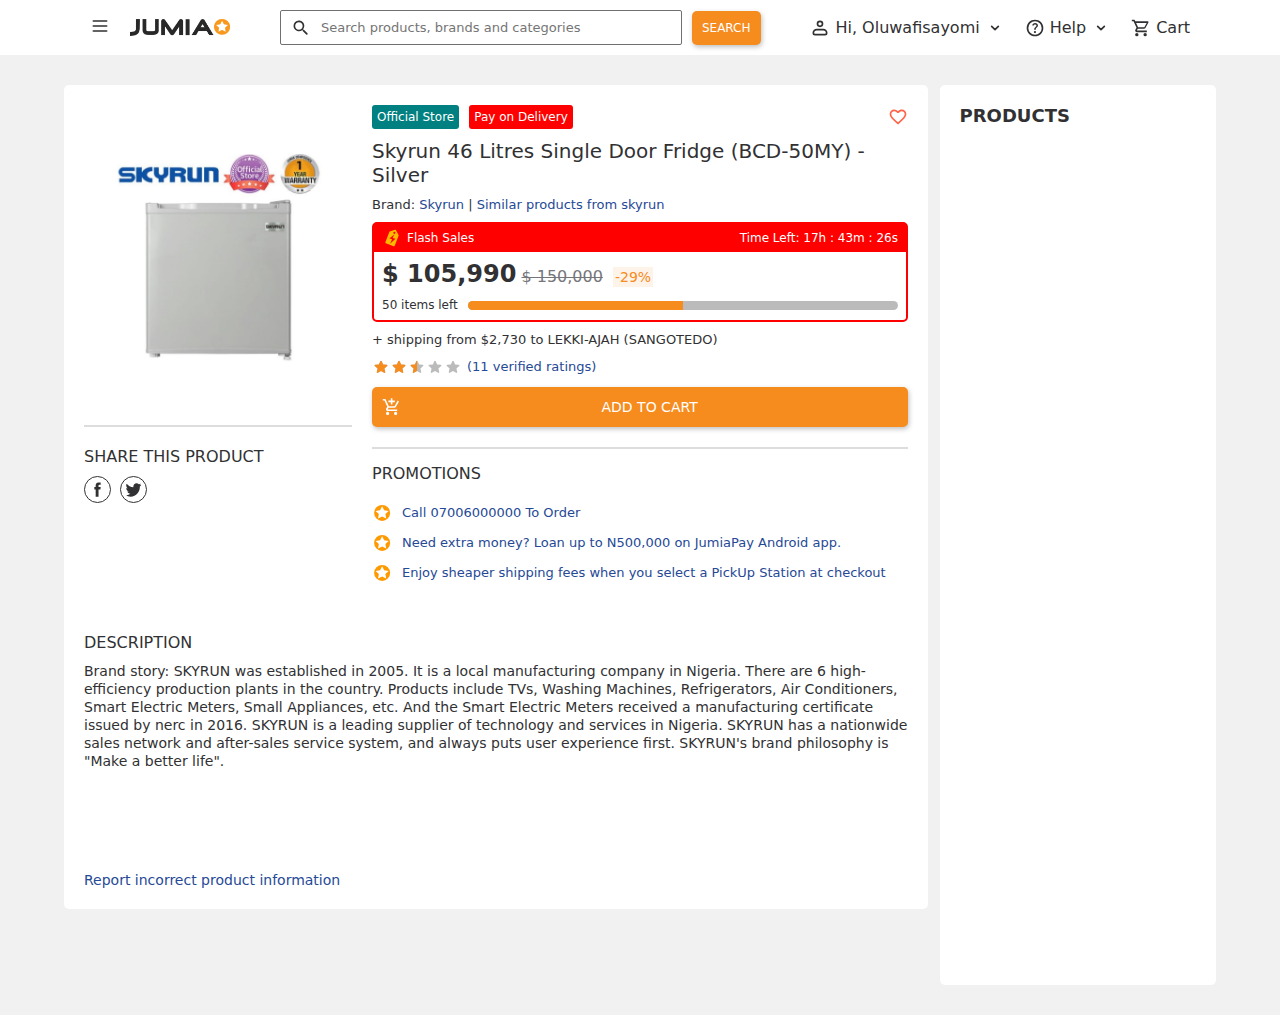
<file: index.html>
<!DOCTYPE html>
<html lang="en">

<head>
  <meta charset="UTF-8">
  <meta name="viewport" content="width=device-width, initial-scale=1.0">
  <title>Jumia Clone</title>

  <link rel="shortcut icon" href="https://www.jumia.com.ng/assets_he/favicon.87f00114.ico" type="image/x-icon">

  <link rel="stylesheet" href="./assets/global.css">
  <link rel="stylesheet" href="./assets/header.css">
  <link rel="stylesheet" href="./assets/main.css">

  <script type="module" src="./script.js"></script>

</head>

<body>
  <header>
    <div class="header-container">
      <div class="menu_logo">
        <div class="menu">
          <svg xmlns="http://www.w3.org/2000/svg" viewBox="0 0 48 48" class="hamburger">
            <g fill="none" stroke="currentColor" stroke-linecap="round" stroke-linejoin="round" stroke-width="4">
              <path d="M7.94971 11.9497H39.9497" />
              <path d="M7.94971 23.9497H39.9497" />
              <path d="M7.94971 35.9497H39.9497" />
            </g>
          </svg>

          <div class="menu-dropdown">
            <a href="#" class="item">
              <svg xmlns="http://www.w3.org/2000/svg" viewBox="0 0 24 24">
                <g fill="none" stroke="currentColor" stroke-width="1.5">
                  <path
                    d="m12.147 21.265l-.147-.03l-.147.03c-2.377.475-4.62.21-6.26-1.1C3.964 18.86 2.75 16.373 2.75 12c0-4.473 1.008-6.29 2.335-6.954c.695-.347 1.593-.448 2.735-.317c1.141.132 2.458.488 3.943.983l.26.086l.255-.102c2.482-.992 4.713-1.373 6.28-.641c1.47.685 2.692 2.538 2.692 6.945c0 4.374-1.213 6.86-2.843 8.164c-1.64 1.312-3.883 1.576-6.26 1.1Z" />
                  <path stroke-linecap="round" stroke-linejoin="round" d="M12 5.5C12 3 11 2 9 2" />
                </g>
              </svg>
              <span class="text">Supermarket</span>
            </a>
            <a href="#" class="item">
              <svg xmlns="http://www.w3.org/2000/svg" xmlns:xlink="http://www.w3.org/1999/xlink" fill="#000000"
                height="800px" width="800px" version="1.1" id="Capa_1" viewBox="0 0 442 442" xml:space="preserve">
                <g>
                  <path
                    d="M341,128.36h-10v-12.5c5.523,0,10-4.478,10-10c0-5.522-4.477-10-10-10v-22.5c0-5.522-4.477-10-10-10h-50   c-5.523,0-10,4.477-10,10v22.5c-5.523,0-10,4.478-10,10c0,5.522,4.477,10,10,10v12.5h-10c-5.523,0-10,4.478-10,10v275   c0,21.139,29.628,28.64,55,28.64c25.372,0,55-7.501,55-28.64v-275C351,132.838,346.523,128.36,341,128.36z M281,83.36h30v12.5h-30   V83.36z M281,115.86h30v12.5h-30V115.86z M296,422c-22.544,0-34.177-6.204-35-8.64v-265h70l0.007,264.968   C330.177,415.796,318.544,422,296,422z" />
                  <path
                    d="M191,218.36h-35v-94.5h20c5.523,0,10-4.478,10-10c0-5.522-4.477-10-10-10h-20v-5.965h15c5.523,0,10-4.478,10-10   s-4.477-10-10-10h-15v-5.965h10c5.523,0,10-4.478,10-10c0-5.522-4.477-10-10-10h-10v-5.966h5c5.523,0,10-4.478,10-10   c0-5.522-4.477-10-10-10h-5V20c5.523,0,10-4.477,10-10s-4.477-10-10-10h-20c-5.523,0-10,4.477-10,10s4.477,10,10,10v5.965h-5   c-5.523,0-10,4.478-10,10c0,5.522,4.477,10,10,10h5v5.966h-10c-5.523,0-10,4.478-10,10c0,5.522,4.477,10,10,10h10v5.965h-15   c-5.523,0-10,4.478-10,10s4.477,10,10,10h15v5.965h-20c-5.523,0-10,4.478-10,10c0,5.522,4.477,10,10,10h20v94.5h-35   c-5.523,0-10,4.478-10,10v185c0,21.139,29.628,28.64,55,28.64c25.372,0,55-7.501,55-28.64v-185   C201,222.838,196.523,218.36,191,218.36z M146,422c-22.544,0-34.177-6.204-35-8.64v-175h70l0.007,174.968   C180.177,415.796,168.544,422,146,422z" />
                </g>
              </svg>
              <span class="text">Health and Beauty</span>
            </a>
            <a href="#" class="item">
              <svg xmlns="http://www.w3.org/2000/svg" viewBox="0 0 24 24">
                <path fill="currentColor"
                  d="M11.03 2.59a1.5 1.5 0 0 1 1.94 0l7.5 6.363a1.5 1.5 0 0 1 .53 1.144V19.5a1.5 1.5 0 0 1-1.5 1.5h-5.75a.75.75 0 0 1-.75-.75V14h-2v6.25a.75.75 0 0 1-.75.75H4.5A1.5 1.5 0 0 1 3 19.5v-9.403c0-.44.194-.859.53-1.144ZM12 3.734l-7.5 6.363V19.5h5v-6.25a.75.75 0 0 1 .75-.75h3.5a.75.75 0 0 1 .75.75v6.25h5v-9.403Z" />
              </svg>
              <span class="text">Home and Office</span>
            </a>
            <a href="#" class="item">
              <svg fill="#000000" viewBox="0 -19.24 178.73 178.73" xmlns="http://www.w3.org/2000/svg">
                <g id="SVGRepo_bgCarrier" stroke-width="0"></g>
                <g id="SVGRepo_tracerCarrier" stroke-linecap="round" stroke-linejoin="round"></g>
                <g id="SVGRepo_iconCarrier">
                  <path id="cooker"
                    d="M677.079,167.019h-11.3v-7.191a6.211,6.211,0,0,0-6.269-6.132h-3.2l-46.229-24.708a15.758,15.758,0,0,0-15.257-11.852h-1.957a15.758,15.758,0,0,0-15.257,11.851L531.38,153.7h-3.2a6.21,6.21,0,0,0-6.269,6.132v7.191h-11.3a6.137,6.137,0,0,0-6.135,6.133v9.863a7.4,7.4,0,0,0,4.5,6.637l19.628,7.812v34.6a25.383,25.383,0,0,0,25.325,25.323h79.833a25.38,25.38,0,0,0,25.323-25.323v-34.6l19.621-7.809a7.392,7.392,0,0,0,4.5-6.639v-9.863A6.137,6.137,0,0,0,677.079,167.019Zm-82.254-41.883a7.729,7.729,0,0,1,5.647,2.437H587.221a7.724,7.724,0,0,1,5.647-2.435Zm-12.562,10.438h23.168L639.338,153.7H548.354ZM529.911,161.7H657.782v4.927H529.911ZM528.6,188.852l-16.124-6.418v-7.415H528.6ZM645.994,244.3a17.249,17.249,0,0,1-12.231,5.092H553.93A17.389,17.389,0,0,1,536.6,232.065V200.647h0V174.623H651.086l0,57.442A17.261,17.261,0,0,1,645.994,244.3Zm29.216-61.861-16.124,6.417V175.019H675.21Z"
                    transform="translate(-504.48 -117.136)"></path>
                </g>
              </svg>
              <span class="text">Appliances</span>
            </a>
            <a href="#" class="item">
              <svg xmlns="http://www.w3.org/2000/svg" viewBox="0 0 256 256">
                <path fill="currentColor"
                  d="M176 18H80a22 22 0 0 0-22 22v176a22 22 0 0 0 22 22h96a22 22 0 0 0 22-22V40a22 22 0 0 0-22-22M70 62h116v132H70Zm10-32h96a10 10 0 0 1 10 10v10H70V40a10 10 0 0 1 10-10m96 196H80a10 10 0 0 1-10-10v-10h116v10a10 10 0 0 1-10 10" />
              </svg>
              <span class="text">Phones and Tablets</span>
            </a>
            <a href="#" class="item">
              <svg xmlns="http://www.w3.org/2000/svg" viewBox="0 0 24 24">
                <path fill="currentColor"
                  d="M4.25 3A2.25 2.25 0 0 0 2 5.25v10.5A2.25 2.25 0 0 0 4.25 18H9.5v1.25c0 .69-.56 1.25-1.25 1.25h-.5a.75.75 0 0 0 0 1.5h8.5a.75.75 0 0 0 0-1.5h-.5c-.69 0-1.25-.56-1.25-1.25V18h5.25A2.25 2.25 0 0 0 22 15.75V5.25A2.25 2.25 0 0 0 19.75 3zM13 18v1.25c0 .45.108.875.3 1.25h-2.6c.192-.375.3-.8.3-1.25V18zM3.5 5.25a.75.75 0 0 1 .75-.75h15.5a.75.75 0 0 1 .75.75V13h-17zm0 9.25h17v1.25a.75.75 0 0 1-.75.75H4.25a.75.75 0 0 1-.75-.75z" />
              </svg>
              <span class="text">Computing</span>
            </a>
            <a href="#" class="item">
              <svg xmlns="http://www.w3.org/2000/svg" viewBox="0 0 24 24">
                <path fill="none" stroke="currentColor" stroke-linecap="round" stroke-linejoin="round" stroke-width="2"
                  d="M3 9a2 2 0 0 1 2-2h14a2 2 0 0 1 2 2v9a2 2 0 0 1-2 2H5a2 2 0 0 1-2-2zm13-6l-4 4l-4-4m7 4v13m3-5v.01M18 12v.01" />
              </svg>
              <span class="text">Electronics</span>
            </a>
            <a href="#" class="item">
              <svg xmlns="http://www.w3.org/2000/svg" viewBox="0 0 512 512">
                <path fill="none" stroke="currentColor" stroke-linecap="round" stroke-linejoin="round" stroke-width="32"
                  d="M314.56 48s-22.78 8-58.56 8s-58.56-8-58.56-8a31.94 31.94 0 0 0-10.57 1.8L32 104l16.63 88l48.88 5.52a24 24 0 0 1 21.29 24.58L112 464h288l-6.8-241.9a24 24 0 0 1 21.29-24.58l48.88-5.52L480 104L325.13 49.8a31.94 31.94 0 0 0-10.57-1.8" />
                <path fill="none" stroke="currentColor" stroke-linecap="round" stroke-linejoin="round" stroke-width="32"
                  d="M333.31 52.66a80 80 0 0 1-154.62 0" />
              </svg>
              <span class="text">Fashion</span>
            </a>
            <a href="#" class="item">
              <svg fill="#000000" version="1.1" id="Capa_1" xmlns="http://www.w3.org/2000/svg"
                xmlns:xlink="http://www.w3.org/1999/xlink" viewBox="0 0 334.8 334.8" xml:space="preserve">
                <g id="SVGRepo_bgCarrier" stroke-width="0"></g>
                <g id="SVGRepo_tracerCarrier" stroke-linecap="round" stroke-linejoin="round"></g>
                <g id="SVGRepo_iconCarrier">
                  <g>
                    <path
                      d="M42.799,202.022c14.235,39.256,47.25,69.024,87.064,80.747c7.053,13.563,21.218,22.871,37.536,22.871 c16.316,0,30.48-9.308,37.531-22.871c39.814-11.723,72.831-41.497,87.064-80.747c23.646-0.274,42.805-19.596,42.805-43.306 c0-23.712-19.153-43.031-42.805-43.303c-16.058-44.297-56.02-76.573-102.7-84.386c-0.775-0.292-1.604-0.509-2.547-0.562 c-0.586-0.031-1.208-0.026-1.804-0.053c-5.774-0.772-11.617-1.255-17.545-1.255c-55.767,0-106.078,35.161-124.601,86.255 C19.153,115.686,0,135.005,0,158.717C0,182.427,19.153,201.748,42.799,202.022z M141.296,226.829 c0-4.599,10.412-11.539,26.098-11.539c15.689,0,26.098,6.94,26.098,11.539c0,0.785-0.411,1.655-1.002,2.536 c-7.034-5.205-15.693-8.327-25.096-8.327c-9.402,0-18.069,3.122-25.099,8.327C141.713,228.484,141.296,227.62,141.296,226.829z M175.763,287.948c-2.637,0.896-5.421,1.497-8.363,1.497s-5.725-0.601-8.364-1.497c-8.464-2.891-14.979-9.931-17.017-18.742 c-0.436-1.888-0.723-3.839-0.723-5.864c0-4.73,1.36-9.112,3.575-12.94c3.547-6.149,9.456-10.722,16.546-12.403 c1.927-0.454,3.915-0.755,5.982-0.755s4.056,0.301,5.98,0.755c7.087,1.677,12.993,6.254,16.542,12.403 c2.21,3.828,3.576,8.21,3.576,12.94c0,2.025-0.28,3.966-0.723,5.864C190.74,278.018,184.222,285.058,175.763,287.948z M43.303,131.609c1.17,0,2.447,0.108,4.013,0.334l6.895,1.016l2.03-6.668c9.856-32.302,34.053-57.965,64.47-71.167 c-6.787,15.04,2.431,33.584,17.803,40.813c19.156,9.013,50.148,10.188,63.215-9.418c5.896-8.833,0.664-20.008-6.465-26.054 c-9.978-8.464-24.469-9.666-36.316-4.965c-9.59,3.808-5.416,19.48,4.308,15.623c7.043-2.79,13.455-3,20.216,0.709 c9.271,5.097,0.728,10.918-5.753,12.78c-12.082,3.472-29.906,0.638-39.351-7.839c-11.923-10.705,3.436-22.85,12.938-26.174 c10.304-3.607,21.629-4.406,32.529-4.014c44.07,6.271,81.775,37.249,94.727,79.706l2.03,6.668l6.897-1.016 c1.566-0.227,2.832-0.334,4.014-0.334c14.944,0,27.105,12.161,27.105,27.108c0,14.945-12.161,27.105-27.105,27.105 c-1.182,0-2.447-0.105-3.998-0.332l-6.908-1.028l-2.035,6.676c-10.325,33.855-36.418,60.381-68.893,72.953 c0.006-0.253,0.037-0.496,0.037-0.743c0-8.032-2.288-15.521-6.196-21.922c3.918-4.219,6.196-9.192,6.196-14.592 c0-15.562-18.578-27.743-42.298-27.743c-23.723,0-42.298,12.182-42.298,27.743c0,5.399,2.278,10.373,6.194,14.592 c-3.902,6.401-6.194,13.89-6.194,21.922c0,0.247,0.032,0.49,0.037,0.743c-32.479-12.572-58.566-39.098-68.892-72.953l-2.036-6.676 l-6.905,1.028c-1.566,0.227-2.837,0.332-4.013,0.332c-14.948,0-27.103-12.16-27.103-27.105 C16.2,143.77,28.355,131.609,43.303,131.609z">
                    </path>
                    <path d="M133.196,174.69c13.927,0,13.927-21.601,0-21.601S119.269,174.69,133.196,174.69z"></path>
                    <path d="M201.598,173.34c13.927,0,13.927-21.6,0-21.6S187.671,173.34,201.598,173.34z"></path>
                  </g>
                </g>
              </svg>
              <span class="text">Baby Products</span>
            </a>
            <a href="#" class="item">
              <svg xmlns="http://www.w3.org/2000/svg" viewBox="0 0 24 24">
                <path fill="currentColor" fill-rule="evenodd"
                  d="M5.658 3.454c.506-.18 1.02-.204 1.445-.204h.612c1.033 0 2.04.32 2.883.917l.502.355a1.558 1.558 0 0 0 1.8 0l.502-.355a4.99 4.99 0 0 1 2.883-.917h.612c.426 0 .94.024 1.445.204c1.443.512 2.584 1.688 3.336 3.591c.744 1.884 1.126 4.52 1.066 8.07c-.013.75-.106 1.59-.395 2.346c-.291.767-.802 1.49-1.66 1.9a3.95 3.95 0 0 1-1.716.389a3.49 3.49 0 0 1-1.942-.56c-.472-.31-.885-.71-1.238-1.052a55.053 55.053 0 0 0-.127-.122c-.404-.39-.745-.693-1.123-.89A3.355 3.355 0 0 0 13 16.75h-2a3.36 3.36 0 0 0-1.544.377c-.378.196-.719.5-1.123.89l-.127.122c-.353.341-.766.742-1.238 1.052a3.49 3.49 0 0 1-1.942.559a3.95 3.95 0 0 1-1.716-.39c-.859-.41-1.369-1.132-1.66-1.899c-.289-.756-.382-1.596-.395-2.346c-.06-3.55.322-6.186 1.066-8.07c.752-1.903 1.893-3.08 3.336-3.591M7.103 4.75c-.384 0-.687.027-.943.117c-.94.334-1.809 1.125-2.443 2.73c-.641 1.623-1.02 4.036-.961 7.493c.011.662.095 1.308.296 1.837c.198.52.49.882.906 1.08a2.44 2.44 0 0 0 1.069.243c.485 0 .848-.136 1.12-.314c.345-.227.653-.523 1.022-.88l.124-.12c.401-.386.88-.834 1.473-1.14a4.855 4.855 0 0 1 2.235-.546H13c.778 0 1.544.187 2.235.545c.592.307 1.072.755 1.473 1.14l.124.12c.37.358.677.654 1.023.88c.271.179.634.315 1.12.315c.407 0 .762-.096 1.068-.242c.416-.2.708-.561.906-1.08c.201-.53.285-1.176.296-1.838c.058-3.457-.32-5.87-.961-7.494c-.634-1.604-1.503-2.395-2.443-2.729c-.256-.09-.56-.117-.943-.117h-.612c-.722 0-1.427.224-2.017.641l-.502.356a3.057 3.057 0 0 1-3.532 0l-.502-.356a3.491 3.491 0 0 0-2.017-.641zm.397 3.5a.75.75 0 0 1 .75.75v.75H9a.75.75 0 0 1 0 1.5h-.75V12a.75.75 0 0 1-1.5 0v-.75H6a.75.75 0 0 1 0-1.5h.75V9a.75.75 0 0 1 .75-.75"
                  clip-rule="evenodd" />
                <path fill="currentColor"
                  d="M19 10.25a.75.75 0 1 1-1.5 0a.75.75 0 0 1 1.5 0m-3 0a.75.75 0 1 1-1.5 0a.75.75 0 0 1 1.5 0M16.75 8a.75.75 0 1 1 0 1.5a.75.75 0 0 1 0-1.5m0 3a.75.75 0 1 1 0 1.5a.75.75 0 0 1 0-1.5" />
              </svg>
              <span class="text">Gaming</span>
            </a>
            <a href="#" class="item">
              <svg fill="#000000" viewBox="0 0 24 24" xmlns="http://www.w3.org/2000/svg">
                <g id="SVGRepo_bgCarrier" stroke-width="0"></g>
                <g id="SVGRepo_tracerCarrier" stroke-linecap="round" stroke-linejoin="round"></g>
                <g id="SVGRepo_iconCarrier">
                  <g id="Dumbbell">
                    <path
                      d="M21.435,11.5h-.38V8.12a1.626,1.626,0,0,0-1.62-1.62h-.63V6.12a1.625,1.625,0,0,0-3.25,0V11.5H8.445V6.12a1.625,1.625,0,0,0-3.25,0V6.5h-.63a1.62,1.62,0,0,0-1.62,1.62V11.5h-.38a.5.5,0,1,0,0,1h.38v3.37a1.622,1.622,0,0,0,1.62,1.63H5.2v.37a1.625,1.625,0,1,0,3.25,0V12.5h7.11v5.37a1.625,1.625,0,1,0,3.25,0V17.5h.63a1.628,1.628,0,0,0,1.62-1.63V12.5h.38a.5.5,0,1,0,0-1ZM5.2,16.5h-.63a.625.625,0,0,1-.62-.63V8.12a.623.623,0,0,1,.62-.62H5.2Zm2.25,1.37a.634.634,0,0,1-.63.63.625.625,0,0,1-.62-.63V6.12a.623.623,0,0,1,.62-.62.632.632,0,0,1,.63.62Zm10.36,0a.625.625,0,1,1-1.25,0V6.12a.625.625,0,0,1,1.25,0Zm2.25-2a.625.625,0,0,1-.62.63h-.63v-9h.63a.623.623,0,0,1,.62.62Z">
                    </path>
                  </g>
                </g>
              </svg>
              <span class="text">Sporting Goods</span>
            </a>
            <a href="#" class="item">
              <svg fill="#000000" viewBox="0 0 56 56" xmlns="http://www.w3.org/2000/svg">
                <g id="SVGRepo_bgCarrier" stroke-width="0"></g>
                <g id="SVGRepo_tracerCarrier" stroke-linecap="round" stroke-linejoin="round"></g>
                <g id="SVGRepo_iconCarrier">
                  <path
                    d="M 27.9999 51.9063 C 41.0546 51.9063 51.9063 41.0781 51.9063 28 C 51.9063 14.9453 41.0312 4.0937 27.9765 4.0937 C 14.8983 4.0937 4.0937 14.9453 4.0937 28 C 4.0937 41.0781 14.9218 51.9063 27.9999 51.9063 Z M 27.9999 47.9219 C 16.9374 47.9219 8.1014 39.0625 8.1014 28 C 8.1014 16.9609 16.9140 8.0781 27.9765 8.0781 C 39.0155 8.0781 47.8983 16.9609 47.9219 28 C 47.9454 39.0625 39.0390 47.9219 27.9999 47.9219 Z M 20.2655 28.0234 C 20.2655 26.3125 18.8124 24.8594 17.1014 24.8594 C 15.3671 24.8594 13.9374 26.3125 13.9374 28.0234 C 13.9374 29.7344 15.3905 31.1875 17.1014 31.1875 C 18.8124 31.1875 20.2655 29.7344 20.2655 28.0234 Z M 31.1405 28.0234 C 31.1405 26.3125 29.6640 24.8594 27.9765 24.8594 C 26.2421 24.8594 24.8124 26.3125 24.8124 28.0234 C 24.8124 29.7344 26.2890 31.1875 27.9765 31.1875 C 29.6640 31.1875 31.1405 29.7344 31.1405 28.0234 Z M 42.0155 28.0234 C 42.0155 26.3125 40.5624 24.8594 38.8514 24.8594 C 37.1171 24.8594 35.6640 26.3125 35.6640 28.0234 C 35.6640 29.7344 37.1405 31.1875 38.8514 31.1875 C 40.5624 31.1875 42.0155 29.7344 42.0155 28.0234 Z">
                  </path>
                </g>
              </svg>
              <span class="text">Other categories</span>
            </a>
          </div>
        </div>

        <a href="#" class="logo-link">
          <img src="./assets/images/JMIA_BIG.png" alt="Jumia Logo" class="logo">
        </a>
      </div>

      <form class="search">
        <div class="search-box">
          <svg xmlns="http://www.w3.org/2000/svg" viewBox="0 0 24 24">
            <path fill="currentColor"
              d="M15.5 14h-.79l-.28-.27a6.5 6.5 0 0 0 1.48-5.34c-.47-2.78-2.79-5-5.59-5.34a6.505 6.505 0 0 0-7.27 7.27c.34 2.8 2.56 5.12 5.34 5.59a6.5 6.5 0 0 0 5.34-1.48l.27.28v.79l4.25 4.25c.41.41 1.08.41 1.49 0c.41-.41.41-1.08 0-1.49zm-6 0C7.01 14 5 11.99 5 9.5S7.01 5 9.5 5S14 7.01 14 9.5S11.99 14 9.5 14" />
          </svg>
          <input type="search" name="searchbar" id="searchbar" placeholder='Search products, brands and categories'
            autocomplete="off" required="">
        </div>

        <button type="submit" class="btn search-btn">SEARCH</button>
      </form>

      <div class="header-icons">
        <a class="item account">
          <svg xmlns="http://www.w3.org/2000/svg" viewBox="0 0 24 24" id="account-icon">
            <g fill="none" stroke="currentColor" stroke-width="2">
              <path stroke-linejoin="round" d="M4 18a4 4 0 0 1 4-4h8a4 4 0 0 1 4 4a2 2 0 0 1-2 2H6a2 2 0 0 1-2-2z" />
              <circle cx="12" cy="7" r="3" />
            </g>
          </svg>

          <span class="text">Hi, Oluwafisayomi</span>
          <svg xmlns="http://www.w3.org/2000/svg" viewBox="0 0 24 24" id="caret-down">
            <path fill="none" stroke="currentColor" stroke-linecap="round" stroke-linejoin="round" stroke-width="2"
              d="m16 10l-4 4l-4-4" />
          </svg>
        </a>

        <a class="item help">
          <svg xmlns="http://www.w3.org/2000/svg" viewBox="0 0 24 24">
            <path fill="currentColor"
              d="M11.95 18q.525 0 .888-.363t.362-.887t-.362-.888t-.888-.362t-.887.363t-.363.887t.363.888t.887.362m-.9-3.85h1.85q0-.825.188-1.3t1.062-1.3q.65-.65 1.025-1.238T15.55 8.9q0-1.4-1.025-2.15T12.1 6q-1.425 0-2.312.75T8.55 8.55l1.65.65q.125-.45.563-.975T12.1 7.7q.8 0 1.2.438t.4.962q0 .5-.3.938t-.75.812q-1.1.975-1.35 1.475t-.25 1.825M12 22q-2.075 0-3.9-.787t-3.175-2.138T2.788 15.9T2 12t.788-3.9t2.137-3.175T8.1 2.788T12 2t3.9.788t3.175 2.137T21.213 8.1T22 12t-.788 3.9t-2.137 3.175t-3.175 2.138T12 22m0-2q3.35 0 5.675-2.325T20 12t-2.325-5.675T12 4T6.325 6.325T4 12t2.325 5.675T12 20m0-8" />
          </svg>
          <span class="text">Help</span>
          <svg xmlns="http://www.w3.org/2000/svg" viewBox="0 0 24 24" id="caret-down">
            <path fill="none" stroke="currentColor" stroke-linecap="round" stroke-linejoin="round" stroke-width="2"
              d="m16 10l-4 4l-4-4" />
          </svg>
        </a>
        <a class="item cart">
          <svg xmlns="http://www.w3.org/2000/svg" viewBox="0 0 24 24">
            <path fill="currentColor"
              d="M17 18a2 2 0 0 1 2 2a2 2 0 0 1-2 2a2 2 0 0 1-2-2c0-1.11.89-2 2-2M1 2h3.27l.94 2H20a1 1 0 0 1 1 1c0 .17-.05.34-.12.5l-3.58 6.47c-.34.61-1 1.03-1.75 1.03H8.1l-.9 1.63l-.03.12a.25.25 0 0 0 .25.25H19v2H7a2 2 0 0 1-2-2c0-.35.09-.68.24-.96l1.36-2.45L3 4H1zm6 16a2 2 0 0 1 2 2a2 2 0 0 1-2 2a2 2 0 0 1-2-2c0-1.11.89-2 2-2m9-7l2.78-5H6.14l2.36 5z" />
          </svg>
          <span class="text">Cart</span>
        </a>
      </div>
    </div>
  </header>

  <main>
    <article>
      <div class="container" id="product-article">
        <div class="product-image">
          <div class="image-display">
            <img src="./assets/images/skyrun-fridge.jpg" alt="Product Image" id="product-image">
          </div>

          <hr>

          <div class="share-product">
            <h3>SHARE THIS PRODUCT</h3>
            <svg xmlns="http://www.w3.org/2000/svg" viewBox="0 0 24 24" class="soc-icon">
              <path fill="currentColor"
                d="M15.7 12h-2.4v9H9.7v-9H8V8.8h1.7v-2c0-1.5.7-3.8 3.6-3.8H16v3.1h-2c-.3 0-.7.2-.7.9v1.8H16l-.3 3.2z" />
            </svg>
            <svg xmlns="http://www.w3.org/2000/svg" viewBox="0 0 24 24" class="soc-icon">
              <path fill="currentColor"
                d="M19.6 6.7a4.3 4.3 0 0 0 1.8-2.4 8 8 0 0 1-2.6 1 4 4 0 0 0-3-1.3c-2.2 0-4 2-4 4.3v1c-3.4-.2-6.4-2-8.4-4.5a4.4 4.4 0 0 0-.6 2.1c0 1.5.8 2.8 1.9 3.6a4 4 0 0 1-1.9-.5c0 2.1 1.4 3.8 3.3 4.2a3.9 3.9 0 0 1-1 .2 3.9 3.9 0 0 1-.9 0c.6 1.6 2 2.9 3.9 2.9A8 8 0 0 1 2 19.1 11.3 11.3 0 0 0 8.3 21C15.8 21 20 14.5 20 8.8v-.6A8.5 8.5 0 0 0 22 6a8 8 0 0 1-2.4.7z" />
            </svg>
          </div>
        </div>

        <div class="product-details">
          <span class="details-top">
            <span id="official-store-label" class="product-label">Official Store</span>
            <span id="pay-on-delivery-label" class="product-label">Pay on Delivery</span>
            <svg xmlns="http://www.w3.org/2000/svg" viewBox="0 0 24 24" class="like-icon">
              <path fill="currentColor"
                d="M16.5 3c-1.74 0-3.41.8-4.5 2.05A6.04 6.04 0 0 0 7.5 3 5.4 5.4 0 0 0 2 8.4c0 3.7 3.4 6.72 8.55 11.31L12 21l1.45-1.3C18.6 15.13 22 12.1 22 8.4A5.4 5.4 0 0 0 16.5 3zm-4.4 15.25-.1.1-.1-.1C7.14 14.03 4 11.23 4 8.4c0-1.97 1.5-3.44 3.5-3.44a3.9 3.9 0 0 1 3.57 2.32h1.87a3.89 3.89 0 0 1 3.56-2.32c2 0 3.5 1.47 3.5 3.44 0 2.83-3.14 5.63-7.9 9.85z" />
            </svg>
          </span>

          <h1 id="product-title" class="product-title">
            Skyrun 46 Litres Single Door Fridge (BCD-50MY) - Silver
          </h1>

          <p class="small brand">
            Brand: <a href="#">Skyrun</a> | <a href="#">Similar products from skyrun</a>
          </p>

          <div id="flash-sale">
            <div class="sale-heading">

              <span>
                <svg xmlns="https://www.w3.org/2000/svg" viewbox="0 0 24 24">
                  <path fill="#FFBA00"
                    d="m9.77 18.84 2.3-5.3-3.24-.92 5.9-4.76-1.95 4.13 3.3.94-6.3 5.9zm3.85-13.46a1.25 1.25 0 1 1 2.33.9 1.25 1.25 0 0 1-2.33-.9zm6.22 2.98-3.06-5.8c-.25-.46-.8-.68-1.3-.5L9.32 4.34c-.29.1-.52.33-.63.62L4.07 17.02c-.21.55.06 1.17.61 1.38l4.6 1.76 4.6 1.77c.56.21 1.17-.07 1.38-.61L19.9 9.24c.11-.29.1-.61-.05-.88z" />
                </svg>
                Flash Sales
              </span>
              <span id="time-left">Time Left: 17h : 43m : 26s</span>
            </div>

            <div class="sale-body">
              <div class="sale-price">
                <span class="current-price" id="product-current-price">&dollar; 105,990</span>
                <span class="previous-price" id="product-previous-price">&dollar; 150,000</span>
                <span id="discount-rate">-29%</span>
              </div>

              <div class="item-quantity">
                <p>
                  <span id="items-left">50</span> items left
                </p>
                <div class="items-left-bar outer">
                  <div class="inner"></div>
                </div>
              </div>
            </div>
          </div>

          <p class="small">
            + shipping from &dollar;2,730 to LEKKI-AJAH (SANGOTEDO)
          </p>

          <div class="rating">
            <div class="star-rating outer">
              <div class="star-rating inner" id="star-rating-inner"></div>
            </div>

            <a class="small">
              (<span id="star-rating-count">11</span> verified ratings)
            </a>
          </div>

          <button class="btn add-cart-btn">
            <svg xmlns="http://www.w3.org/2000/svg" viewBox="0 0 24 24" id="add-cart">
              <path fill="currentColor"
                d="M11 9h2V6h3V4h-3V1h-2v3H8v2h3v3zm-4 9a2 2 0 1 0 0 4 2 2 0 0 0 0-4zm10 0a2 2 0 1 0 0 4 2 2 0 0 0 0-4zm-9.8-3.3.9-1.7h7.5a2 2 0 0 0 1.7-1l3.9-7-1.8-1-1 2-2.8 5h-7l-.2-.3L6.2 6l-1-2-1-2H1v2h2l3.6 7.6L5.2 14A2 2 0 0 0 7 17h12v-2H7.4a.3.3 0 0 1-.2-.3z" />
            </svg>
            <span>
              ADD TO CART
            </span>
          </button>

          <hr>
        </div>

        <div class="promotions">
          <h3>PROMOTIONS</h3>
          <span class="small">
            <svg xmlns="https://www.w3.org/2000/svg" viewbox="0 0 24 24" id="jumia-star">
              <path fill="#F90"
                d="M12.14 2.33a9.6 9.6 0 1 1 .02 19.22 9.6 9.6 0 0 1-.02-19.22zm0 1.44-2.42 4.9-5.42.79 3.92 3.82-.93 5.4 4.85-2.55L17 18.67l-.92-5.4L20 9.46l-5.42-.79-2.43-4.9z" />
            </svg>
            <a href="">Call 07006000000 To Order</a>
          </span>
          <span class="small">
            <svg xmlns="https://www.w3.org/2000/svg" viewbox="0 0 24 24" id="jumia-star">
              <path fill="#F90"
                d="M12.14 2.33a9.6 9.6 0 1 1 .02 19.22 9.6 9.6 0 0 1-.02-19.22zm0 1.44-2.42 4.9-5.42.79 3.92 3.82-.93 5.4 4.85-2.55L17 18.67l-.92-5.4L20 9.46l-5.42-.79-2.43-4.9z" />
            </svg>
            <a href="">Need extra money? Loan up to N500,000 on JumiaPay Android app.</a>
          </span>
          <span class="small">
            <svg xmlns="https://www.w3.org/2000/svg" viewbox="0 0 24 24" id="jumia-star">
              <path fill="#F90"
                d="M12.14 2.33a9.6 9.6 0 1 1 .02 19.22 9.6 9.6 0 0 1-.02-19.22zm0 1.44-2.42 4.9-5.42.79 3.92 3.82-.93 5.4 4.85-2.55L17 18.67l-.92-5.4L20 9.46l-5.42-.79-2.43-4.9z" />
            </svg>
            <a href="">Enjoy sheaper shipping fees when you select a PickUp Station at checkout</a>
          </span>
        </div>

        <div class="description">
          <h3>DESCRIPTION</h3>
          <p id="product-description">
            Brand story: SKYRUN was established in 2005. It is a local manufacturing company in Nigeria. There are 6
            high-efficiency production plants in the country. Products include TVs, Washing Machines, Refrigerators, Air
            Conditioners, Smart Electric Meters, Small Appliances, etc. And the Smart Electric Meters received a
            manufacturing certificate issued by nerc in 2016. SKYRUN is a leading supplier of technology and services in
            Nigeria. SKYRUN has a nationwide sales network and after-sales service system, and always puts user
            experience first. SKYRUN's brand philosophy is "Make a better life".
          </p>
          <a href="">Report incorrect product information</a>
        </div>
      </div>
    </article>

    <aside id="aside">
      <h2>PRODUCTS</h2>
      <div class="products-container" id="products-container">
      </div>
    </aside>
  </main>

  <footer></footer>
</body>

</html>
</file>
<file: assets/global.css>
* {
  margin: 0;
  padding: 0;
  box-sizing: border-box;
}

body {
  background-color: #F1F1F2;
  color: #313133;
}

body,
input,
a,
.btn {
  font-family: Roboto, system-ui, -apple-system, BlinkMacSystemFont, 'Segoe UI', Oxygen, Ubuntu, Cantarell, 'Open Sans', 'Helvetica Neue', sans-serif;
}

a {
  cursor: pointer;
  text-decoration: none;
  color: inherit;
}

svg {
  width: 20px;
  height: 20px;
}

.btn {
  background-color: #F68B1E;
  color: #fff;
  padding: 10px;
  font-size: 12px;
  border: none;
  border-radius: 5px;
  box-shadow: 1px 2px 5px #00000040;
  cursor: pointer;
}

.btn:hover {
  background-color: #e07e1b;
}

hr {
  border: none;
  height: 2px;
  background-color: #0002;
}

.small {
  font-size: 13px;
}
</file>
<file: assets/header.css>
header {
  /* width: 100vw; */
  background-color: #fff;
  padding: 10px 15px;
  position: sticky;
  top: 0px;
}

.header-container {
  margin: auto;
  max-width: 1100px;
  display: flex;
  align-items: center;
  justify-content: space-between;
}

.menu_logo {
  display: flex;
  align-items: center;
  gap: 20px;
  justify-content: space-between;
  /* background-color: cadetblue; */
}

.hamburger {
  font-size: 18px;
}

.hamburger:hover,
.item:hover {
  color: #F68B1E;
}

.menu {
  position: relative;
  cursor: pointer;
  z-index: 0;
}

.menu:hover:after {
  content: "";
  width: 200px;
  height: 20px;
  position: absolute;
  top: 20px;
  left: 0;
  z-index: -1;
}

.menu-dropdown {
  background-color: #fff;
  width: 200px;
  display: none;
  flex-direction: column;
  position: absolute;
  top: 170%;
  padding: 10px;
  border-radius: 4px;
  box-shadow: 0px 0px 5px #00000080;
}

.menu:hover > .menu-dropdown {
  display: flex;
}

.menu-dropdown::before {
  content: "";
  width: 15px;
  height: 15px;
  background-color: #fff;
  position: absolute;
  top: -6px;
  left: 4px;
  transform: rotate(-45deg);
  box-shadow: 2px -2px 5px -2px #00000080;
}

.menu-dropdown .item {
  display: flex;
  align-items: center;
  gap: 7px;
  padding: 10px 0;
  font-size: 13px;
}

.logo {
  display: flex;
  width: 100px;
}

form.search {
  display: flex;
  align-items: center;
  gap: 10px;
}

.search-box {
  background-color: #fff;
  display: flex;
  align-items: center;
  height: 35px;
  padding: 10px;
  gap: 10px;
  border: 1px solid #707070;
  border-radius: 2px;
}

.search-icon {
  width: 20px;
}

.search-box input {
  width: 350px;
  border: none;
  outline: none;
}

.search-box input::placeholder {
  font-size: 13px;
}

.search-btn {
  box-shadow: 1px 2px 5px #00000040;
}

.header-icons a,
.header-icons {
  display: flex;
  align-items: center;
  /* justify-content: space-between; */
}

.header-icons {
  gap: 20px;
}

.header-icons a {
  gap: 5px;
}

@media screen and (max-width: 768px) {
  .header-container {
    justify-content: unset;
  }

  .menu_logo {
    margin-right: auto;
  }

  .search-box {
    border: none;
    background-color: transparent;
    margin-right: 10px;
  }

  .header-icons .item.help,
  .header-icons .item #caret-down,
  .search .search-btn,
  .search-box #searchbar {
    display: none;
  }
}

@media screen and (max-width: 1000px) {
  .header-icons .item span {
    display: none;
  }
}
</file>
<file: assets/main.css>
main {
  width: 90%;
  max-width: 1200px;
  margin: auto;
  padding: 30px 0px;
  display: flex;
  align-items: flex-start;
  justify-content: space-between;
}

article,
aside {
  background-color: #fff;
  border-radius: 5px;
  padding: 20px;
}

article {
  flex: 0 0 75%;
}

aside {
  flex: 0 0 24%;
}

article hr {
  margin-block: 10px 5px;
}

article a {
  color: #264996;
}

article a:hover {
  text-decoration: underline;
}

article .container {
  display: grid;
  grid-template-columns: 1fr 2fr;
  column-gap: 20px;
  row-gap: 10px;
}

.product-image {
  grid-row: 1/3;
}

.description {
  grid-column: 1/3;
}

.product-image .image-display {
  width: 100%;
  height: 310px;
  display: grid;
  place-items: center;
}

.product-image .image-display img {
  width: 80%;
  max-height: 90%;
}

.share-product {
  margin-top: 20px;
}

.soc-icon {
  border: 1px solid currentColor;
  width: 27px;
  height: 27px;
  padding: 3px;
  margin-right: 4px;
  border-radius: 50%;
  cursor: pointer;
}

.soc-icon:hover {
  color: #F68B1E;
}

.product-details {
  display: flex;
  flex-direction: column;
  gap: 10px;
}

.details-top {
  width: 100%;
  display: flex;
  align-items: center;
}

.product-label {
  padding: 5px;
  border-radius: 3px;
  font-size: 12px;
}

.details-top #official-store-label {
  color: #fff;
  background-color: teal;
  margin-right: 10px;
}

.details-top #pay-on-delivery-label {
  color: #fff;
  background-color: #f00;
}

.details-top .like-icon {
  margin-left: auto;
  color: tomato;
}

.product-title {
  font-size: 20px;
  font-weight: 500;
}

#flash-sale {
  border: 2px solid #f00;
  border-radius: 5px;
}

.sale-heading {
  padding: 4px 8px;
  font-size: 12px;
  background-color: #f00;
  color: #fff;
  display: flex;
  align-items: center;
}

.sale-heading > span {
  gap: 5px;
  display: flex;
  align-items: center;
}

.sale-heading #time-left {
  margin-left: auto;
}

.sale-body {
  padding: 8px;
}

.sale-price {
  margin-bottom: 10px;
}

.sale-price .current-price {
  font-size: 24px;
  font-weight: 700;
}

.sale-price .previous-price {
  color: #75757A;
  font-size: 16px;
  text-decoration: line-through 1px;
}

.sale-price #discount-rate {
  margin-left: 5px;
  font-size: 14px;
  color: #F68B1E;
  background-color: #FEF3E9;
  padding: 2px;
}

.item-quantity {
  font-size: 12px;

  display: flex;
  align-items: center;
  gap: 10px;
}

.items-left-bar.outer {
  background-color: #0004;
  border-radius: 50px;
  height: 9px;
  flex: 1 1 0;
  overflow: hidden;
}

.items-left-bar .inner {
  width: 50%;
  height: 100%;
  background-color: #F68B1E;
}

/* STAR RATING */
.rating {
  display: flex;
  align-items: center;
  gap: 5px;
  line-height: 1.5;
}

.star-rating.outer {
  background-image: url("./images/star-outer.svg");
  background-repeat: repeat-x;
  width: 90px;
  height: 18px;
}

.star-rating.inner {
  background-image: url("./images/star-inner.svg");
  height: 100%;
  width: 50%;
}

/* END [STAR RATING] */

.add-cart-btn {
  width: 100%;
  display: flex;
  align-items: center;
  font-size: 14px;
}

.add-cart-btn span {
  width: 100%;
  text-align: center;
}

.promotions {
  display: flex;
  flex-direction: column;
  gap: 10px;
}

h3 {
  font-size: 16px;
  font-weight: 500;
  margin-bottom: 10px;
}

.promotions span {
  display: flex;
  align-items: center;
  gap: 10px;
}

.promotions span svg {
  flex: 0 0 auto;
}

.description {
  margin-top: 40px;
  display: flex;
  flex-direction: column;
}

.description a,
.description p {
  font-size: 14px;
  line-height: 1.3;
}

.description a {
  margin-top: 100px;
}

aside {
  height: 100vh;
}

aside .products-container {
  display: flex;
  flex-direction: column;
  height: 95%;
  overflow-y: scroll;
  overflow-x: hidden;
}

aside .products-container::-webkit-scrollbar {
  display: none;
}

aside h2 {
  font-size: 18px;
  margin-bottom: 20px;
}

aside .aside-product {
  display: flex;
  align-items: flex-start;
  gap: 10px;

  padding-block: 15px;
  border-bottom: 2px solid #0002;
}

aside .aside-product svg {
  flex: 0 0 28px;
  height: 28px;
}

aside .aside-product .product-image {
  width: 60px;
  max-height: 70px;
  padding: 5px;
  border: 2px solid #F68B1EA0;
  border-radius: 5px;
}

aside .aside-product .price,
aside .aside-product .category,
aside .aside-product h3 {
  font-size: 14px;
  margin-bottom: 10px;
  display: block;
}

aside .aside-product .category {
  font-weight: 600;
}

aside .aside-product .category {
  color: #F68B1EE0;
}

aside .aside-product .btn {
  padding: 5px 10px;
  border-radius: 3px;
  margin-bottom: 10px;
  color: #fffa;
}

@media screen and (max-width: 768px) {
  main {
    flex-direction: column;
    gap: 30px;
  }

  article .container {
    grid-template-columns: 1fr;
  }

  .product-image {
    grid-row: 1;
  }

  .product-image .image-display {
    height: max-content;
    display: flex;
    justify-content: center;
  }

  .product-image .image-display img {
    width: 80%;
  }

  .description {
    grid-column: 1;
  }

  .product-details {
    grid-row: 2;
  }

  .promotions {
    grid-row: 3;
  }

  .description {
    grid-row: 4;
  }

  aside {
    width: 100%;
  }

  aside .products-container {
    flex-direction: row;
    overflow-x: scroll;
    overflow-y: hidden;
    border-radius: 10px;
    padding-bottom: 0;
    box-shadow: 0 0 5px #75757A80;
  }

  aside .products-container .aside-product {
    flex: 0 0 350px;
    padding: 10px;
    height: 170px;
    border-right: 2px solid #0002;
  }
}
</file>
